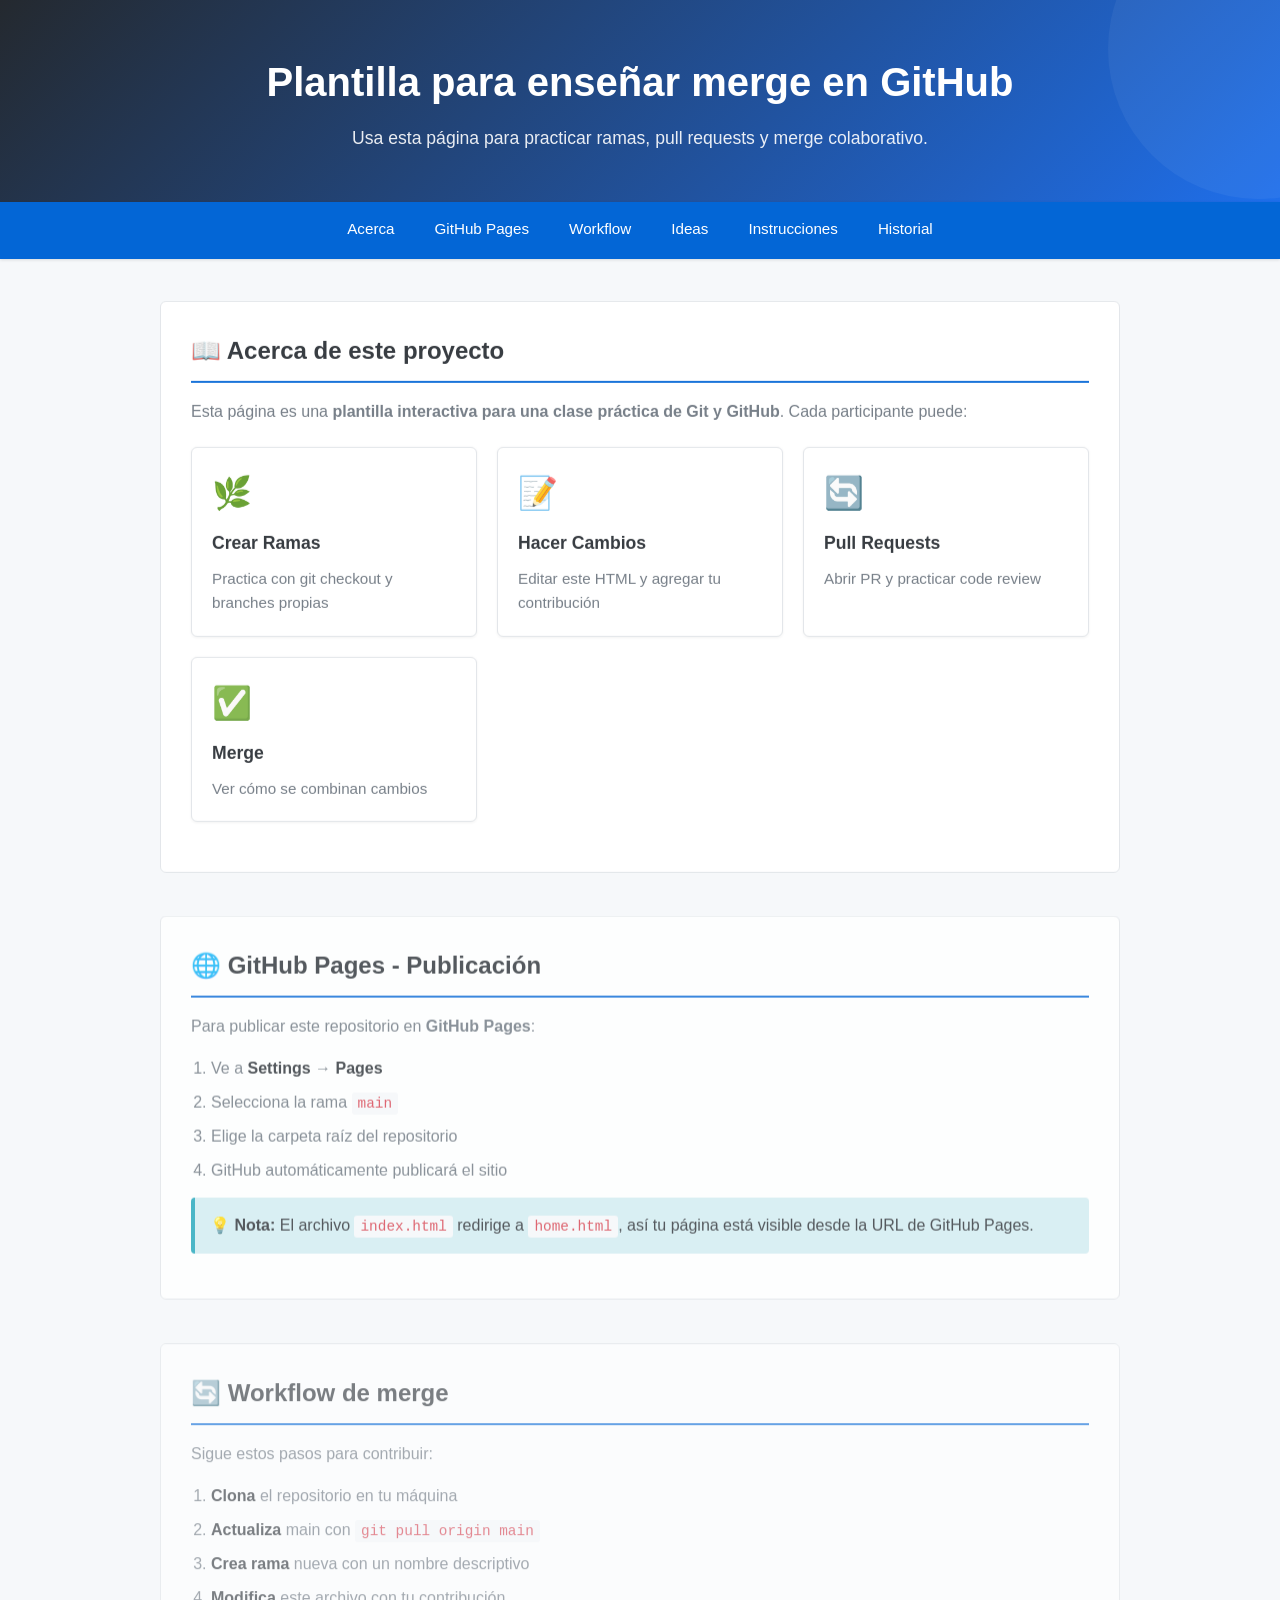
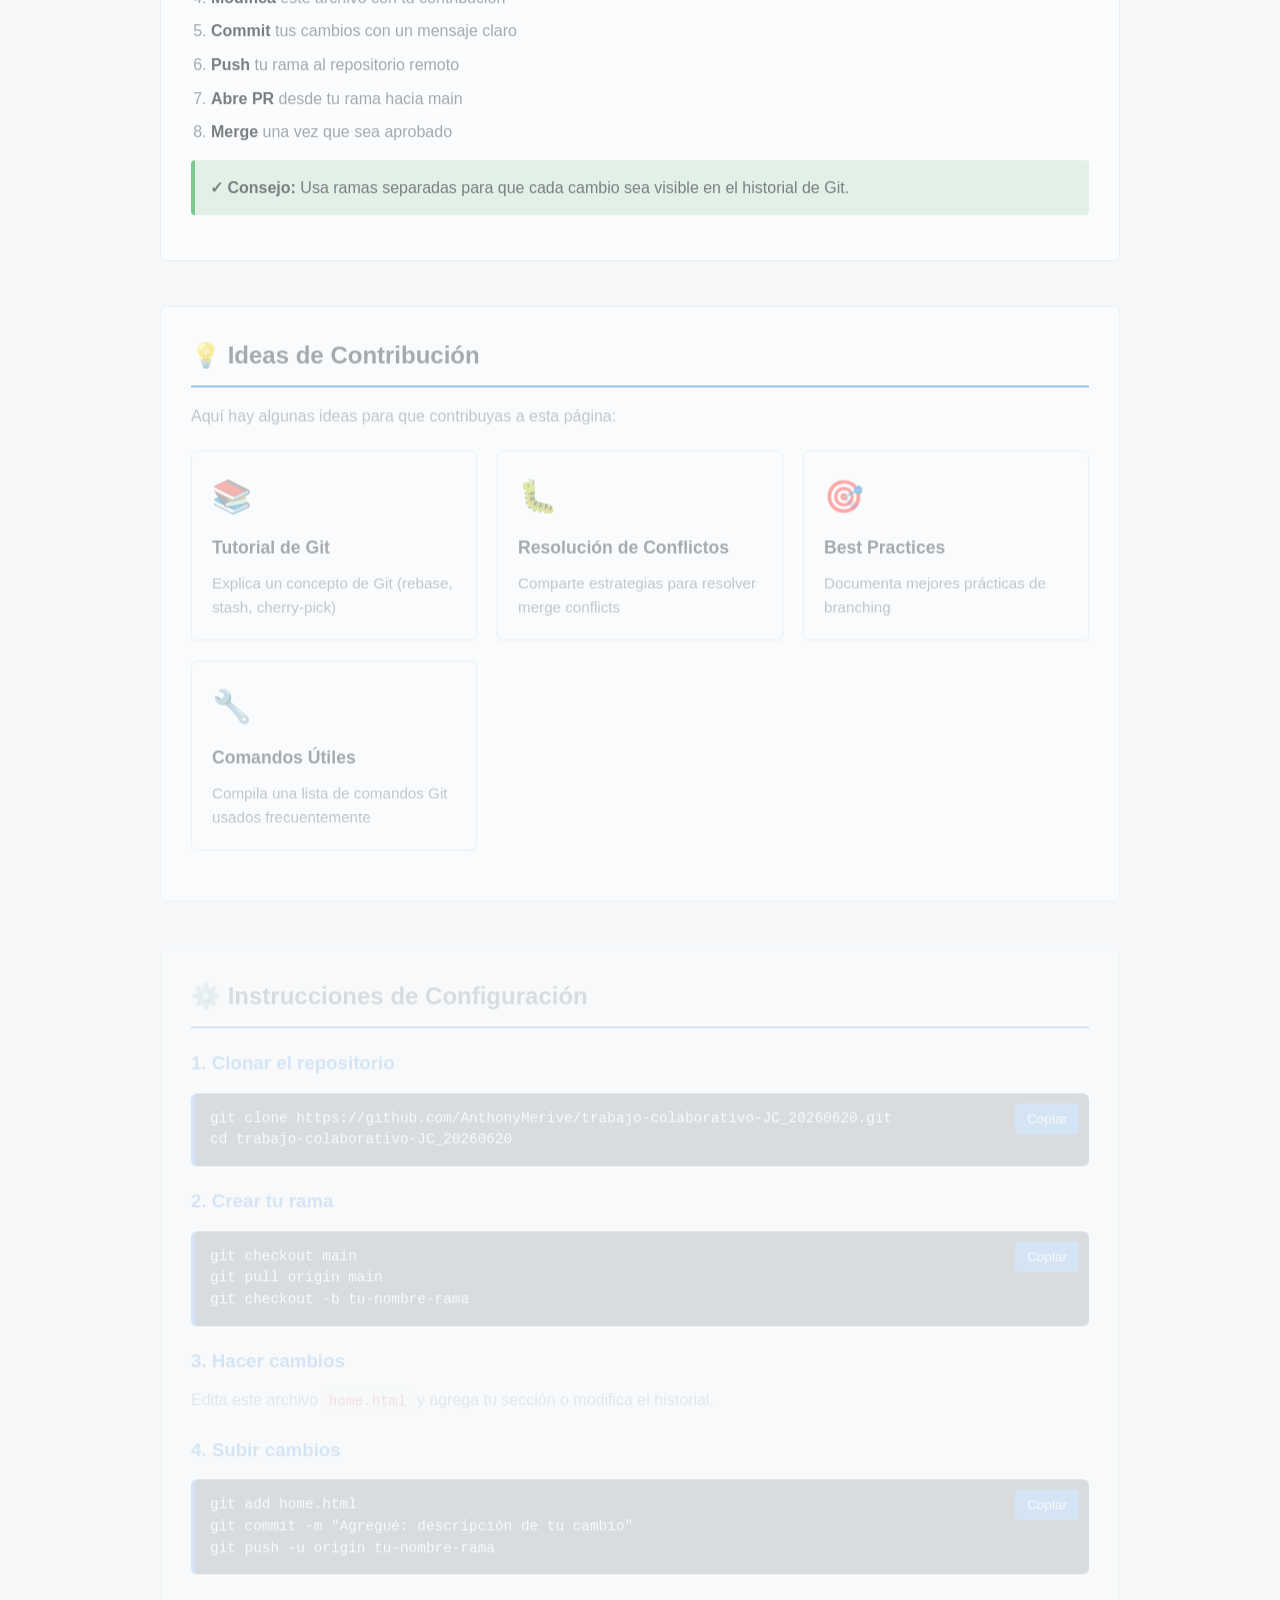
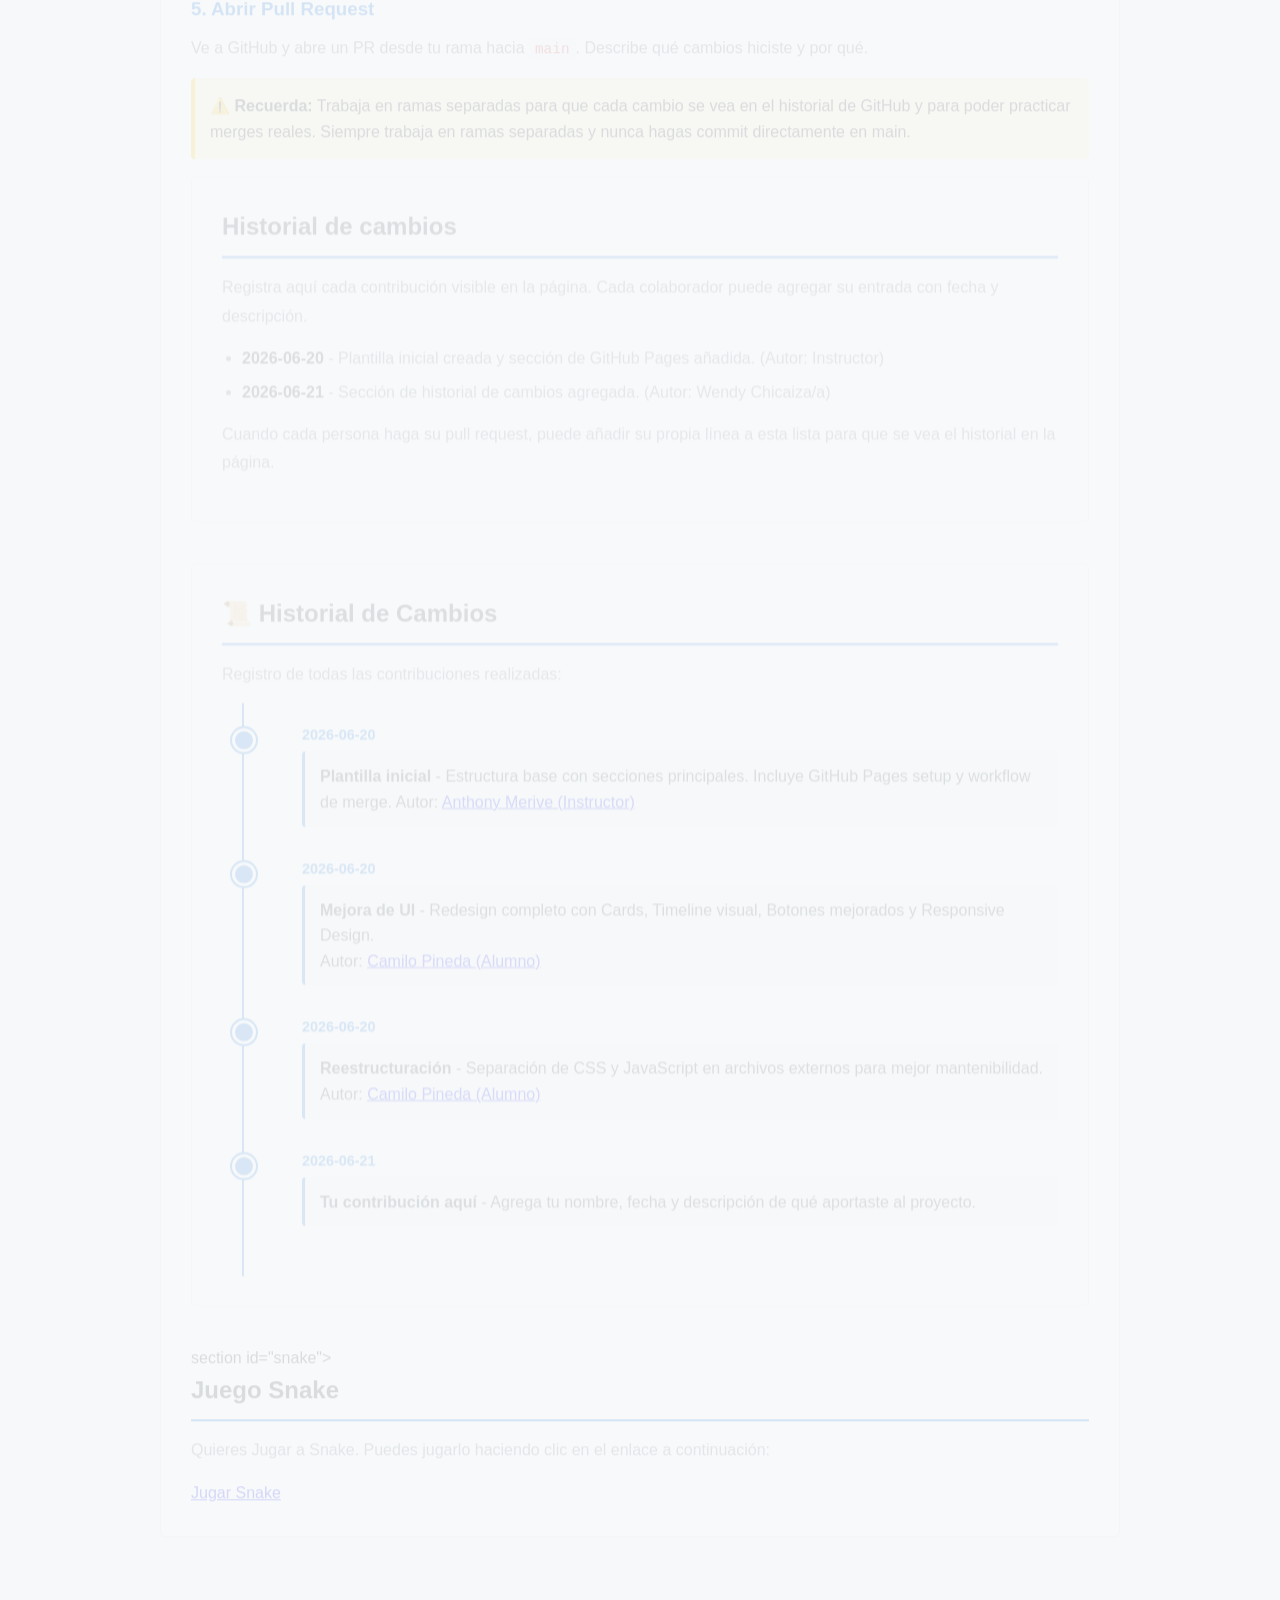
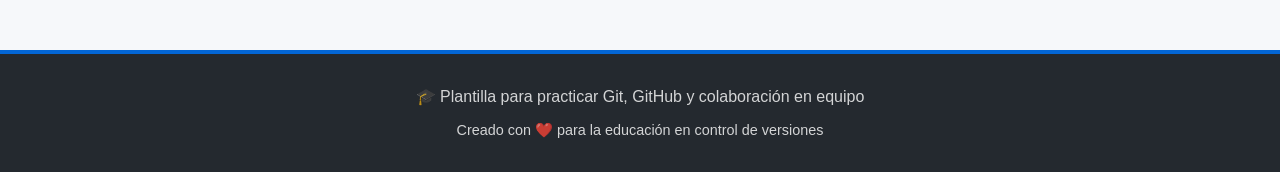
<file: index.html>
<!DOCTYPE html>
<html lang="es">
<head>
    <meta charset="UTF-8" />
    <meta name="viewport" content="width=device-width, initial-scale=1.0" />
    <title>Redirigiendo a home.html</title>
    <meta http-equiv="refresh" content="0; url=home.html" />
</head>
<body>
    <p>Redirigiendo a <a href="home.html">home.html</a>...</p>
</body>
</html>
</file>
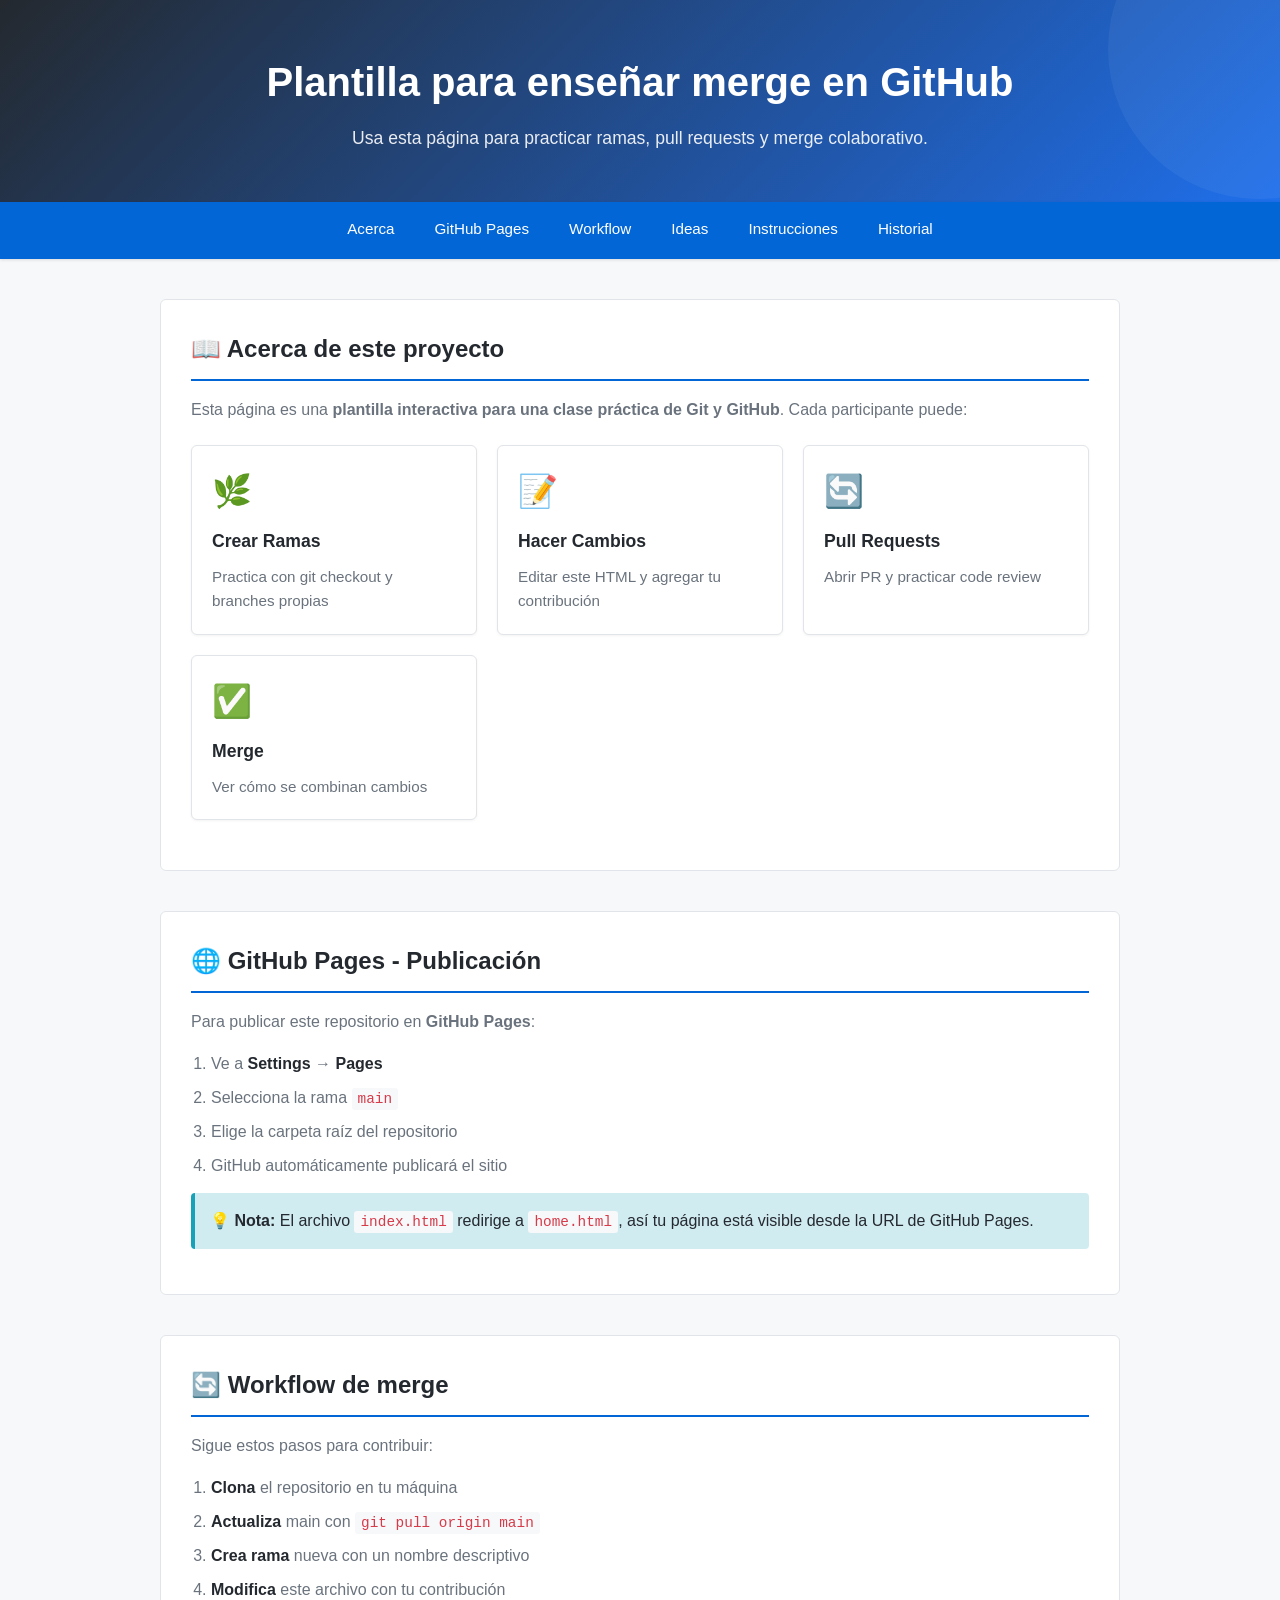
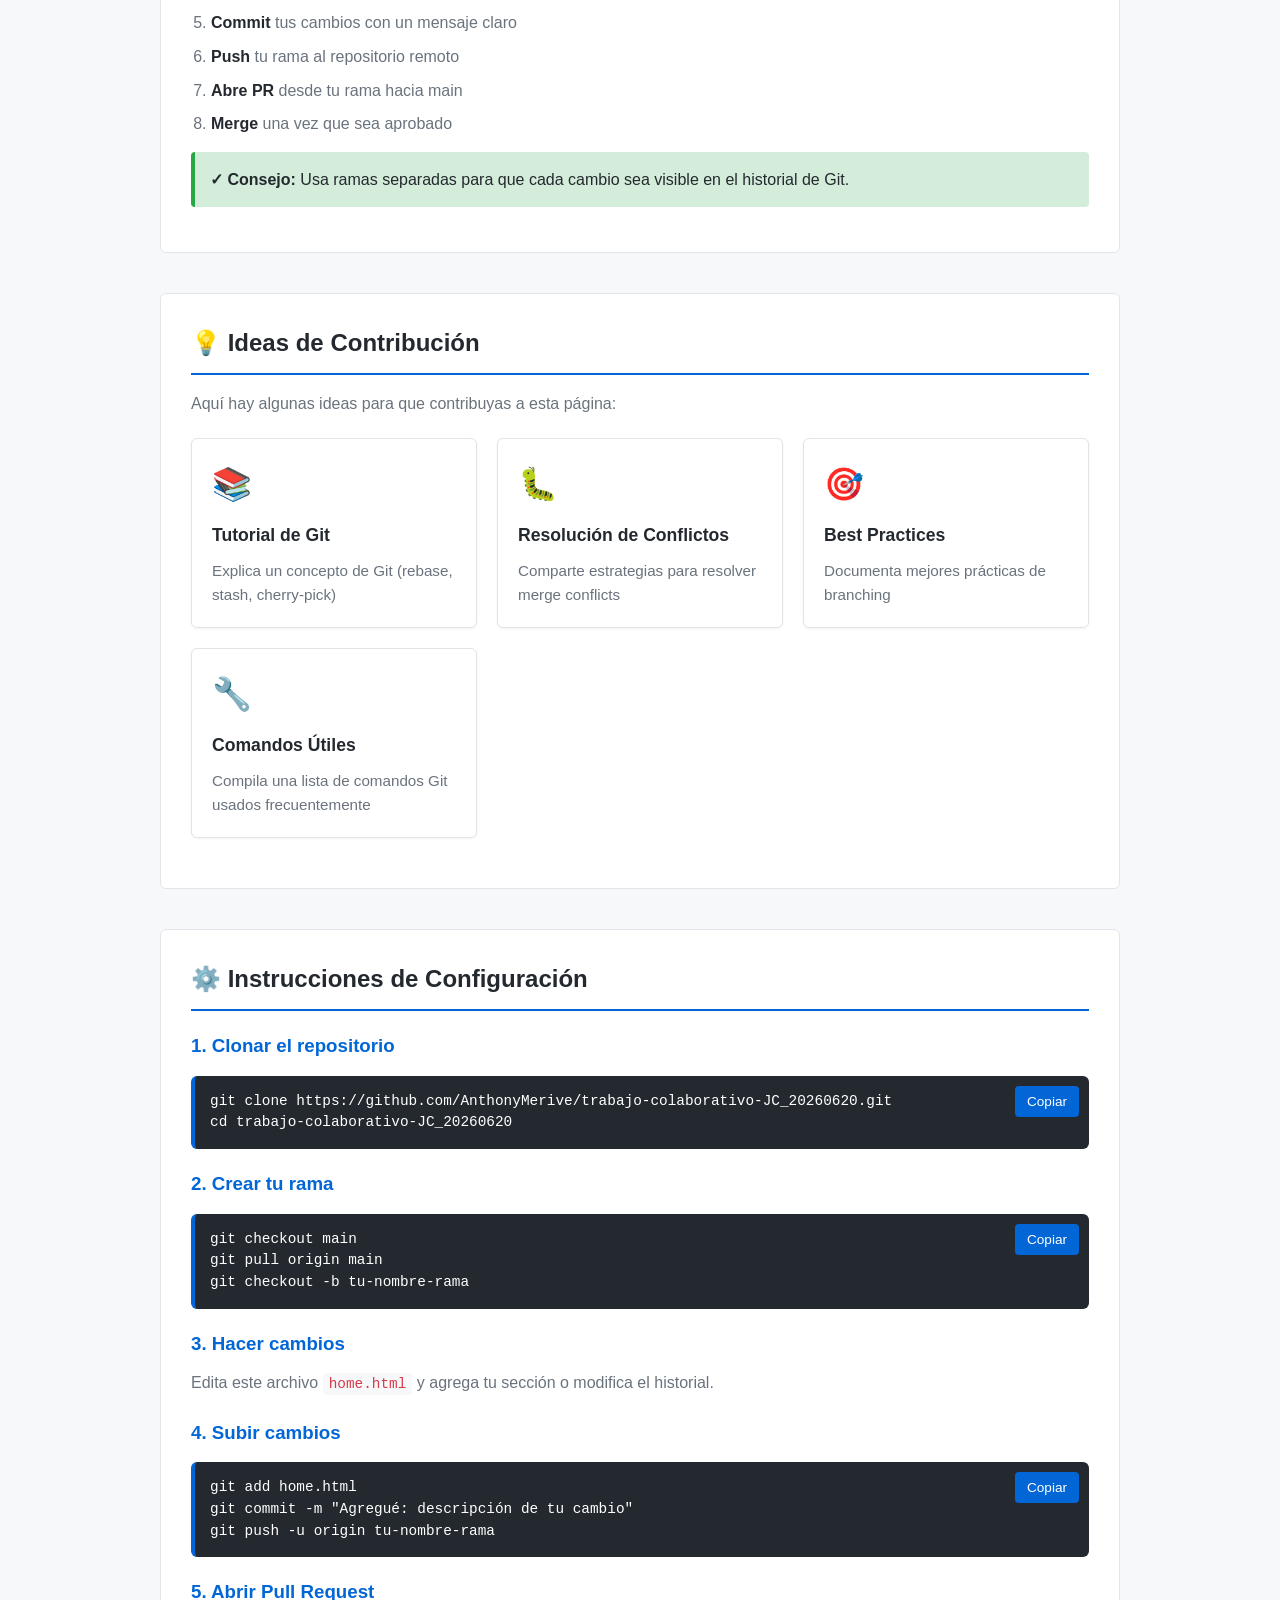
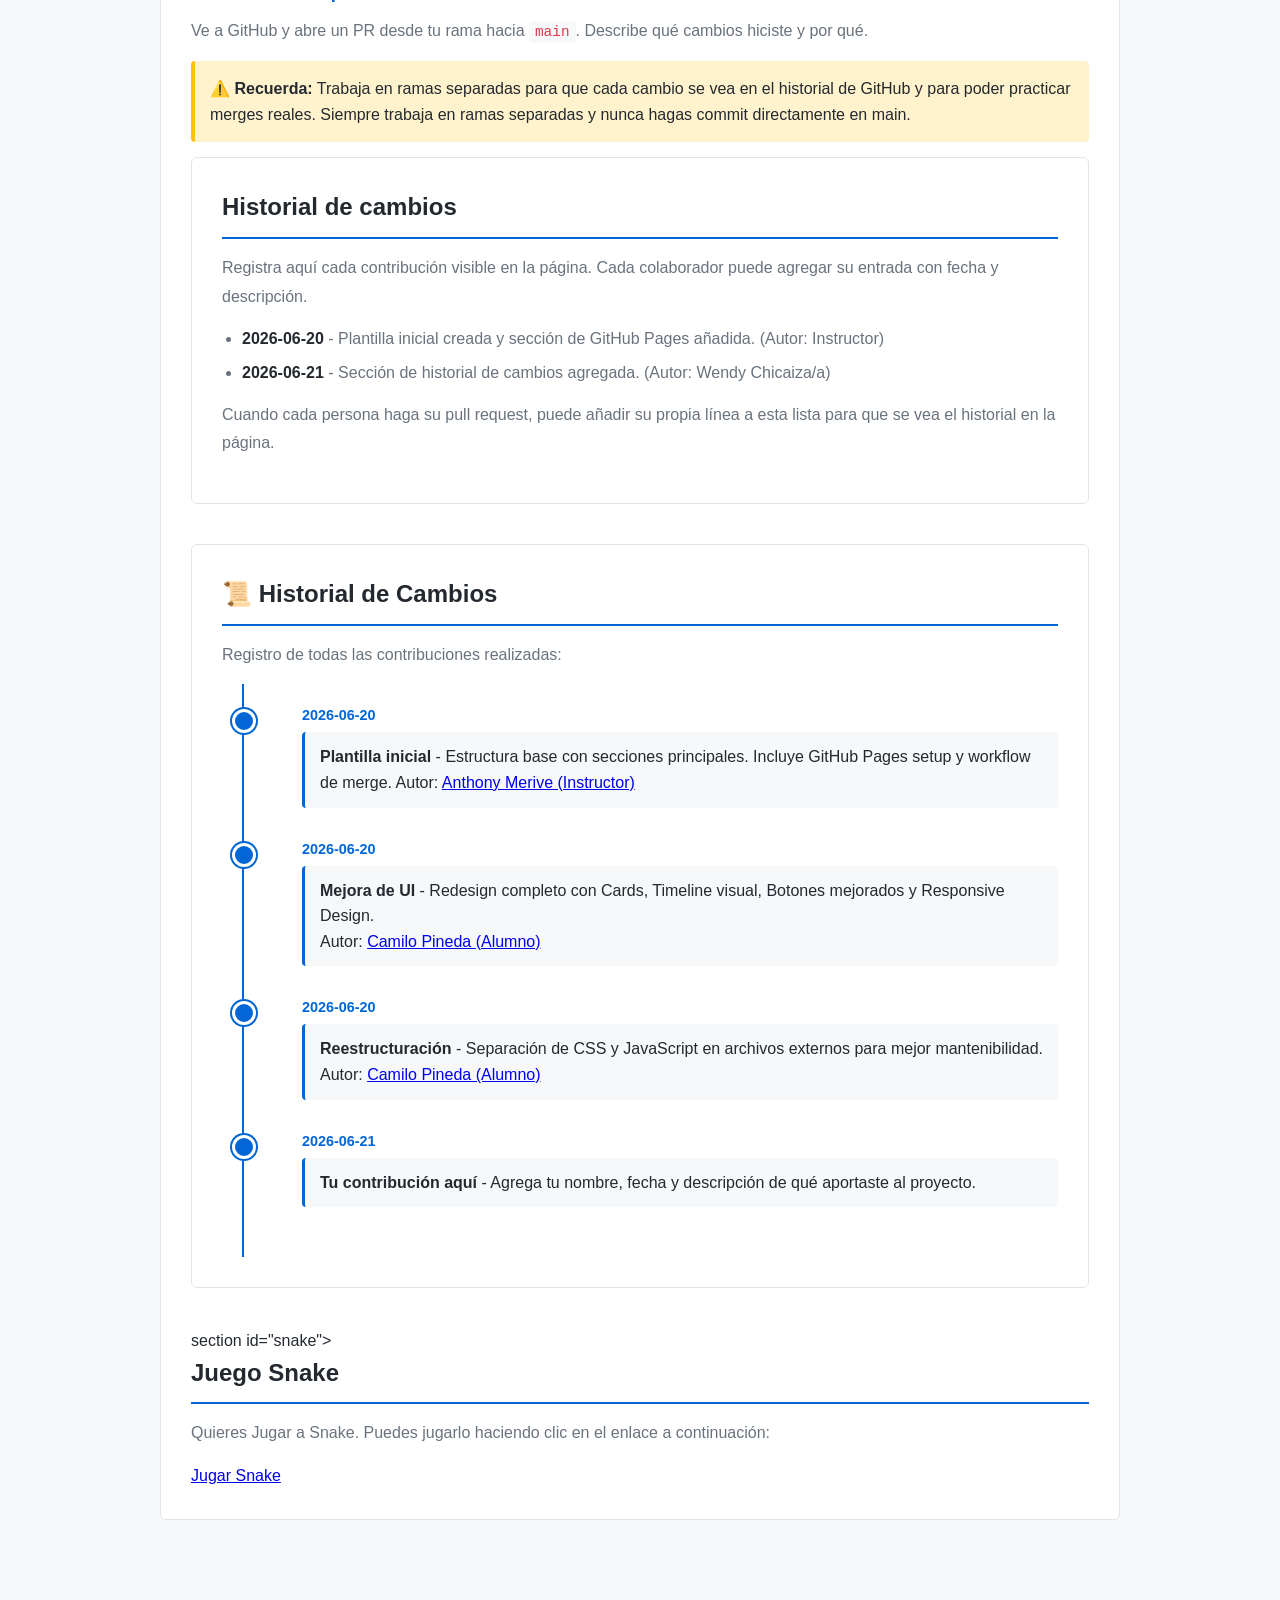
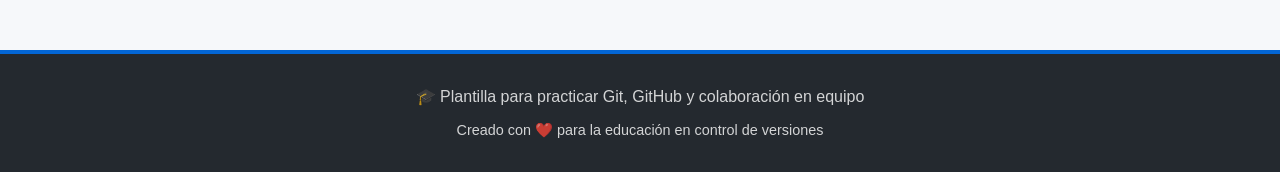
<file: home.html>
<!DOCTYPE html>
<html lang="es">
<head>
    <meta charset="UTF-8" />
    <meta name="viewport" content="width=device-width, initial-scale=1.0" />
    <title>Plantilla de Merge en GitHub</title>
    <link rel="stylesheet" href="styles.css">
</head>
<body>
    <header>
        <h1>Plantilla para enseñar merge en GitHub</h1>
        <p>Usa esta página para practicar ramas, pull requests y merge colaborativo.</p>
    </header>

    <nav>
        <a href="#about">Acerca</a>
        <a href="#github-pages">GitHub Pages</a>
        <a href="#workflow">Workflow</a>
        <a href="#ideas">Ideas</a>
        <a href="#instructions">Instrucciones</a>
        <a href="#history">Historial</a>
    </nav>

    <main>
        <section id="about">
            <h2>📖 Acerca de este proyecto</h2>
            <p>Esta página es una <strong>plantilla interactiva para una clase práctica de Git y GitHub</strong>. Cada participante puede:</p>
            <div class="cards">
                <div class="card">
                    <div class="card-icon">🌿</div>
                    <div class="card-title">Crear Ramas</div>
                    <div class="card-text">Practica con git checkout y branches propias</div>
                </div>
                <div class="card">
                    <div class="card-icon">📝</div>
                    <div class="card-title">Hacer Cambios</div>
                    <div class="card-text">Editar este HTML y agregar tu contribución</div>
                </div>
                <div class="card">
                    <div class="card-icon">🔄</div>
                    <div class="card-title">Pull Requests</div>
                    <div class="card-text">Abrir PR y practicar code review</div>
                </div>
                <div class="card">
                    <div class="card-icon">✅</div>
                    <div class="card-title">Merge</div>
                    <div class="card-text">Ver cómo se combinan cambios</div>
                </div>
            </div>
        </section>

        <section id="github-pages">
            <h2>🌐 GitHub Pages - Publicación</h2>
            <p>Para publicar este repositorio en <strong>GitHub Pages</strong>:</p>
            <ol>
                <li>Ve a <strong>Settings</strong> → <strong>Pages</strong></li>
                <li>Selecciona la rama <code>main</code></li>
                <li>Elige la carpeta raíz del repositorio</li>
                <li>GitHub automáticamente publicará el sitio</li>
            </ol>
            <div class="info-box">
                <strong>💡 Nota:</strong> El archivo <code>index.html</code> redirige a <code>home.html</code>, así tu página está visible desde la URL de GitHub Pages.
            </div>
        </section>

        <section id="workflow">
            <h2>🔄 Workflow de merge</h2>
            <p>Sigue estos pasos para contribuir:</p>
            <ol>
                <li><strong>Clona</strong> el repositorio en tu máquina</li>
                <li><strong>Actualiza</strong> main con <code>git pull origin main</code></li>
                <li><strong>Crea rama</strong> nueva con un nombre descriptivo</li>
                <li><strong>Modifica</strong> este archivo con tu contribución</li>
                <li><strong>Commit</strong> tus cambios con un mensaje claro</li>
                <li><strong>Push</strong> tu rama al repositorio remoto</li>
                <li><strong>Abre PR</strong> desde tu rama hacia main</li>
                <li><strong>Merge</strong> una vez que sea aprobado</li>
            </ol>
            <div class="success-box">
                <strong>✓ Consejo:</strong> Usa ramas separadas para que cada cambio sea visible en el historial de Git.
            </div>
        </section>

        <section id="ideas">
            <h2>💡 Ideas de Contribución</h2>
            <p>Aquí hay algunas ideas para que contribuyas a esta página:</p>
            <div class="cards">
                <div class="card">
                    <div class="card-icon">📚</div>
                    <div class="card-title">Tutorial de Git</div>
                    <div class="card-text">Explica un concepto de Git (rebase, stash, cherry-pick)</div>
                </div>
                <div class="card">
                    <div class="card-icon">🐛</div>
                    <div class="card-title">Resolución de Conflictos</div>
                    <div class="card-text">Comparte estrategias para resolver merge conflicts</div>
                </div>
                <div class="card">
                    <div class="card-icon">🎯</div>
                    <div class="card-title">Best Practices</div>
                    <div class="card-text">Documenta mejores prácticas de branching</div>
                </div>
                <div class="card">
                    <div class="card-icon">🔧</div>
                    <div class="card-title">Comandos Útiles</div>
                    <div class="card-text">Compila una lista de comandos Git usados frecuentemente</div>
                </div>
            </div>
        </section>

        <section id="instructions">
            <h2>⚙️ Instrucciones de Configuración</h2>
            <h3>1. Clonar el repositorio</h3>
            <pre><code>git clone https://github.com/AnthonyMerive/trabajo-colaborativo-JC_20260620.git
cd trabajo-colaborativo-JC_20260620</code></pre>

            <h3>2. Crear tu rama</h3>
            <pre><code>git checkout main
git pull origin main
git checkout -b tu-nombre-rama</code></pre>

            <h3>3. Hacer cambios</h3>
            <p>Edita este archivo <code>home.html</code> y agrega tu sección o modifica el historial.</p>

            <h3>4. Subir cambios</h3>
            <pre><code>git add home.html
git commit -m "Agregué: descripción de tu cambio"
git push -u origin tu-nombre-rama</code></pre>

            <h3>5. Abrir Pull Request</h3>
            <p>Ve a GitHub y abre un PR desde tu rama hacia <code>main</code>. Describe qué cambios hiciste y por qué.</p>

            <div class="highlight">
                <strong>⚠️ Recuerda:</strong> Trabaja en ramas separadas para que cada cambio se vea en el historial de GitHub y para poder practicar merges reales. Siempre trabaja en ramas separadas y nunca hagas commit directamente en main.
            </div>
        <section id="history">
            <h2>Historial de cambios</h2>
            <p>Registra aquí cada contribución visible en la página. Cada colaborador puede agregar su entrada con fecha y descripción.</p>
            <ul>
                <li><strong>2026-06-20</strong> - Plantilla inicial creada y sección de GitHub Pages añadida. (Autor: Instructor)</li>
                <li><strong>2026-06-21</strong> - Sección de historial de cambios agregada. (Autor: Wendy Chicaiza/a)</li>
            </ul>
            <p>Cuando cada persona haga su pull request, puede añadir su propia línea a esta lista para que se vea el historial en la página.</p>
        </section>

        <section id="history">
            <h2>📜 Historial de Cambios</h2>
            <p>Registro de todas las contribuciones realizadas:</p>
            <div class="timeline">
                <div class="timeline-item">
                    <div class="timeline-date">2026-06-20</div>
                    <div class="timeline-content">
                        <strong>Plantilla inicial</strong> - Estructura base con secciones principales. Incluye GitHub Pages setup y workflow de merge. Autor: <a href="https://github.com/AnthonyMerive" target="_blank">Anthony Merive (Instructor)</a>
                    </div> 
                </div>
                <div class="timeline-item">
                    <div class="timeline-date">2026-06-20</div>
                    <div class="timeline-content">
                        <strong>Mejora de UI</strong> - Redesign completo con Cards, Timeline visual, Botones mejorados y Responsive Design. <br>
                        Autor: <a href="https://github.com/Kmlozmz" target="_blank">Camilo Pineda (Alumno)</a>
                    </div>
                </div>
                <div class="timeline-item">
                    <div class="timeline-date">2026-06-20</div>
                    <div class="timeline-content">
                        <strong>Reestructuración</strong> - Separación de CSS y JavaScript en archivos externos para mejor mantenibilidad. <br>
                        Autor: <a href="https://github.com/Kmlozmz" target="_blank">Camilo Pineda (Alumno)</a>
                    </div>
                </div>
                <div class="timeline-item">
                    <div class="timeline-date">2026-06-21</div>
                    <div class="timeline-content">
                        <strong>Tu contribución aquí</strong> - Agrega tu nombre, fecha y descripción de qué aportaste al proyecto.
                    </div>
                </div>
            </div>
        </section>
        section id="snake">
            <h2>Juego Snake</h2>
            <p>Quieres Jugar a Snake. Puedes jugarlo haciendo clic en el enlace a continuación:</p>
            <a href="snake.html" target="_blank">Jugar Snake</a>
    </main>

    <footer>
        <p>🎓 Plantilla para practicar Git, GitHub y colaboración en equipo</p>
        <p style="font-size: 0.9rem; margin-top: 10px;">Creado con ❤️ para la educación en control de versiones</p>
    </footer>

    <script src="main.js"></script>
</body>
</html>
</file>
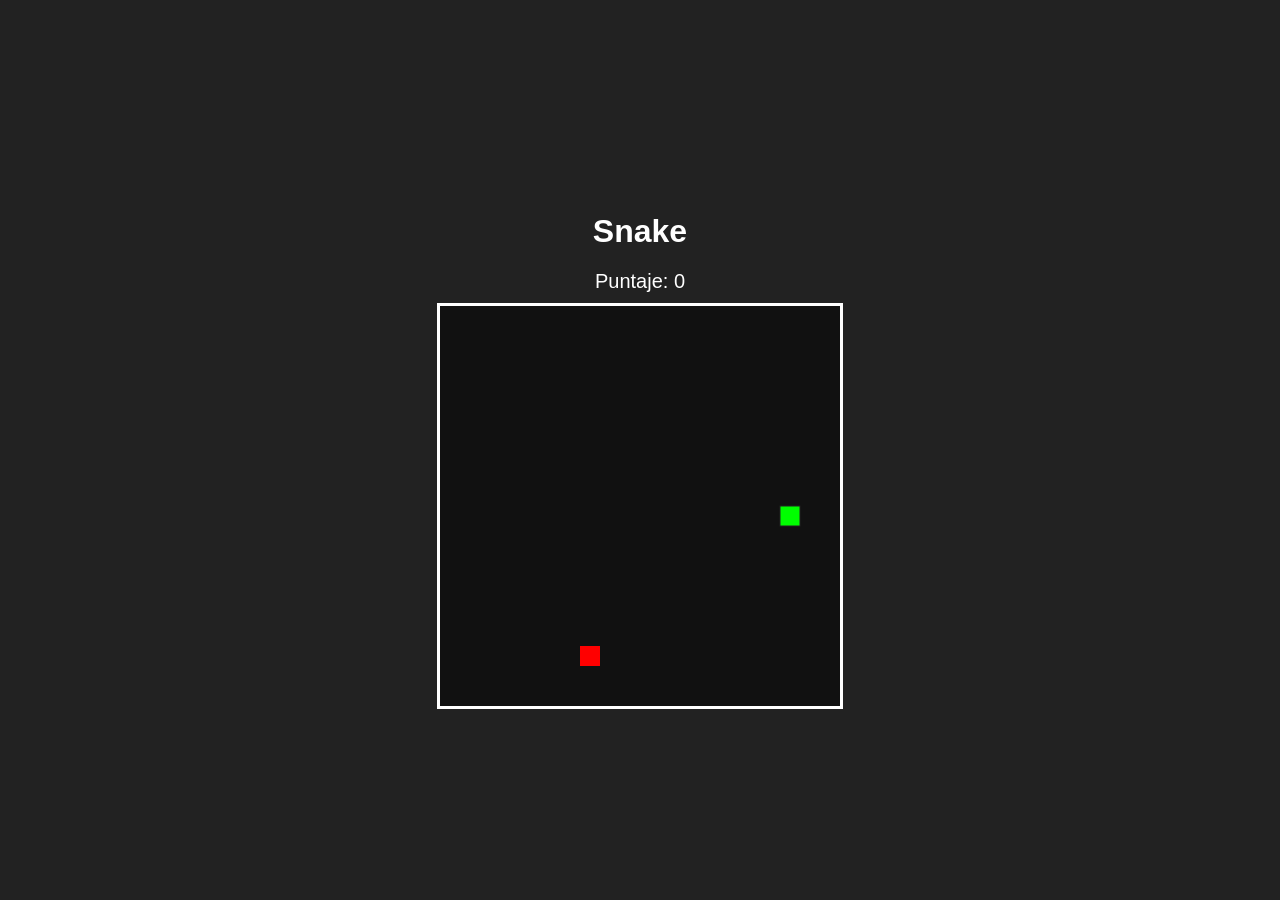
<file: snake.html>
<!DOCTYPE html>
<html lang="es">
<head>
<meta charset="UTF-8">
<meta name="viewport" content="width=device-width, initial-scale=1.0">
<title>Snake</title>

<style>
body{
    margin:0;
    display:flex;
    justify-content:center;
    align-items:center;
    flex-direction:column;
    height:100vh;
    background:#222;
    color:white;
    font-family:Arial, sans-serif;
}

canvas{
    background:#111;
    border:3px solid white;
}

h1{
    margin-bottom:10px;
}

#score{
    margin:10px;
    font-size:20px;
}
</style>
</head>
<body>

<h1>Snake</h1>
<div id="score">Puntaje: 0</div>
<canvas id="game" width="400" height="400"></canvas>

<script>
const canvas = document.getElementById("game");
const ctx = canvas.getContext("2d");

const box = 20;
const rows = canvas.width / box;

let snake = [
    {x: 10, y: 10}
];

let direction = "RIGHT";

let food = {
    x: Math.floor(Math.random() * rows),
    y: Math.floor(Math.random() * rows)
};

let score = 0;

document.addEventListener("keydown", changeDirection);

function changeDirection(event){
    const key = event.key;

    if((key === "ArrowLeft" || key === "a") && direction !== "RIGHT")
        direction = "LEFT";

    if((key === "ArrowUp" || key === "w") && direction !== "DOWN")
        direction = "UP";

    if((key === "ArrowRight" || key === "d") && direction !== "LEFT")
        direction = "RIGHT";

    if((key === "ArrowDown" || key === "s") && direction !== "UP")
        direction = "DOWN";
}

function draw(){

    ctx.fillStyle = "#111";
    ctx.fillRect(0,0,canvas.width,canvas.height);

    
    ctx.fillStyle = "red";
    ctx.fillRect(food.x * box, food.y * box, box, box);

    
    for(let i=0;i<snake.length;i++){
        ctx.fillStyle = i === 0 ? "lime" : "green";
        ctx.fillRect(
            snake[i].x * box,
            snake[i].y * box,
            box,
            box
        );

        ctx.strokeStyle = "#222";
        ctx.strokeRect(
            snake[i].x * box,
            snake[i].y * box,
            box,
            box
        );
    }

    let headX = snake[0].x;
    let headY = snake[0].y;

    if(direction === "LEFT") headX--;
    if(direction === "UP") headY--;
    if(direction === "RIGHT") headX++;
    if(direction === "DOWN") headY++;

    
    if(headX === food.x && headY === food.y){
        score++;
        document.getElementById("score").textContent =
            "Puntaje: " + score;

        food = {
            x: Math.floor(Math.random() * rows),
            y: Math.floor(Math.random() * rows)
        };
    }else{
        snake.pop();
    }

    const newHead = {
        x: headX,
        y: headY
    };

    
    if(
        headX < 0 ||
        headY < 0 ||
        headX >= rows ||
        headY >= rows ||
        collision(newHead, snake)
    ){
        clearInterval(game);
        alert("¡Game Over! Puntaje: " + score);
        location.reload();
    }

    snake.unshift(newHead);
}

function collision(head, body){
    for(let i=0;i<body.length;i++){
        if(head.x === body[i].x &&
           head.y === body[i].y){
            return true;
        }
    }
    return false;
}

const game = setInterval(draw, 120);
</script>

</body>
</html>
</file>
<file: styles.css>
* {
    margin: 0;
    padding: 0;
    box-sizing: border-box;
}

:root {
    --primary: #0366d6;
    --primary-dark: #24292f;
    --success: #28a745;
    --warning: #ffc107;
    --light: #f6f8fa;
    --border: #e1e4e8;
    --text: #24292f;
    --text-secondary: #6a737d;
}

body {
    font-family: -apple-system, BlinkMacSystemFont, 'Segoe UI', Helvetica, Arial, sans-serif;
    line-height: 1.6;
    color: var(--text);
    background: var(--light);
}

/* =============== HEADER =============== */
header {
    background: linear-gradient(135deg, var(--primary-dark) 0%, #1f6feb 100%);
    color: #fff;
    padding: 50px 20px;
    text-align: center;
    box-shadow: 0 2px 8px rgba(0, 0, 0, 0.1);
    position: relative;
    overflow: hidden;
}

header::before {
    content: '';
    position: absolute;
    top: -50%;
    right: -10%;
    width: 300px;
    height: 300px;
    background: rgba(255, 255, 255, 0.05);
    border-radius: 50%;
}

header h1 {
    font-size: 2.5rem;
    margin-bottom: 10px;
    position: relative;
    z-index: 1;
}

header p {
    font-size: 1.1rem;
    opacity: 0.9;
    position: relative;
    z-index: 1;
}

/* =============== NAV =============== */
nav {
    background: var(--primary);
    padding: 0;
    display: flex;
    justify-content: center;
    flex-wrap: wrap;
    box-shadow: 0 1px 3px rgba(0, 0, 0, 0.12);
    position: sticky;
    top: 0;
    z-index: 100;
}

nav a {
    color: #fff;
    padding: 15px 20px;
    text-decoration: none;
    transition: background 0.3s ease;
    display: inline-block;
    border-bottom: 3px solid transparent;
    font-weight: 500;
    font-size: 0.95rem;
}

nav a:hover {
    background: rgba(255, 255, 255, 0.2);
    border-bottom-color: #fff;
}

/* =============== MAIN =============== */
main {
    max-width: 1000px;
    margin: 0 auto;
    padding: 40px 20px;
}

section {
    margin-bottom: 40px;
    background: #fff;
    padding: 30px;
    border-radius: 6px;
    border: 1px solid var(--border);
    transition: box-shadow 0.3s ease;
    opacity: 0;
    animation: fadeIn 0.6s ease-out forwards;
}

section:hover {
    box-shadow: 0 3px 12px rgba(0, 0, 0, 0.08);
}

section h2 {
    color: var(--primary-dark);
    margin-bottom: 15px;
    font-size: 1.5rem;
    border-bottom: 2px solid var(--primary);
    padding-bottom: 10px;
}

section h3 {
    color: var(--primary);
    margin-top: 20px;
    margin-bottom: 10px;
}

section p {
    margin-bottom: 15px;
    color: var(--text-secondary);
    line-height: 1.8;
}

code {
    background: #f6f8fa;
    padding: 3px 6px;
    border-radius: 3px;
    font-family: 'Courier New', monospace;
    font-size: 0.9em;
    color: #d73a49;
}

pre {
    background: var(--primary-dark);
    color: #fff;
    padding: 15px;
    overflow-x: auto;
    border-radius: 6px;
    margin: 15px 0;
    line-height: 1.5;
    border-left: 4px solid var(--primary);
    position: relative;
}

pre code {
    background: none;
    padding: 0;
    color: inherit;
}

ol, ul {
    margin-left: 20px;
    margin-bottom: 15px;
}

li {
    margin-bottom: 8px;
    color: var(--text-secondary);
}

li strong {
    color: var(--text);
}

/* =============== LÍNEA DE TIEMPO =============== */
.timeline {
    position: relative;
    padding: 20px 0;
}

.timeline::before {
    content: '';
    position: absolute;
    left: 20px;
    top: 0;
    bottom: 0;
    width: 2px;
    background: var(--primary);
}

.timeline-item {
    margin-left: 80px;
    margin-bottom: 30px;
    position: relative;
}

.timeline-item::before {
    content: '';
    position: absolute;
    left: -70px;
    top: 5px;
    width: 18px;
    height: 18px;
    background: var(--primary);
    border-radius: 50%;
    border: 3px solid #fff;
    box-shadow: 0 0 0 2px var(--primary);
}

.timeline-date {
    font-weight: 600;
    color: var(--primary);
    font-size: 0.9rem;
    margin-bottom: 5px;
}

.timeline-content {
    background: var(--light);
    padding: 12px 15px;
    border-radius: 4px;
    border-left: 3px solid var(--primary);
}

/* =============== CARDS =============== */
.cards {
    display: grid;
    grid-template-columns: repeat(auto-fit, minmax(260px, 1fr));
    gap: 20px;
    margin: 20px 0;
}

.card {
    background: #fff;
    border: 1px solid var(--border);
    border-radius: 6px;
    padding: 20px;
    transition: all 0.3s ease;
    box-shadow: 0 1px 3px rgba(0, 0, 0, 0.05);
}

.card:hover {
    box-shadow: 0 6px 20px rgba(0, 0, 0, 0.1);
    transform: translateY(-4px);
}

.card-icon {
    font-size: 2rem;
    margin-bottom: 10px;
}

.card-title {
    font-size: 1.1rem;
    font-weight: 600;
    color: var(--primary-dark);
    margin-bottom: 10px;
}

.card-text {
    color: var(--text-secondary);
    font-size: 0.95rem;
    line-height: 1.6;
}

/* =============== INFO BOXES =============== */
.info-box {
    background: #d1ecf1;
    padding: 15px;
    border-left: 4px solid #17a2b8;
    border-radius: 4px;
    margin: 15px 0;
}

.success-box {
    background: #d4edda;
    padding: 15px;
    border-left: 4px solid var(--success);
    border-radius: 4px;
    margin: 15px 0;
}

.highlight {
    background: #fff3cd;
    padding: 15px;
    border-left: 4px solid var(--warning);
    border-radius: 4px;
    margin: 15px 0;
}

/* =============== FOOTER =============== */
footer {
    background: var(--primary-dark);
    color: #fff;
    text-align: center;
    padding: 30px 20px;
    margin-top: 50px;
    border-top: 4px solid var(--primary);
}

footer p {
    margin: 0;
    opacity: 0.8;
}

/* =============== BOTÓN DE COPIA=============== */
.copy-btn {
    position: absolute;
    top: 10px;
    right: 10px;
    background: var(--primary);
    color: white;
    border: none;
    padding: 8px 12px;
    border-radius: 4px;
    cursor: pointer;
    font-size: 0.85rem;
    transition: background 0.3s ease;
}

.copy-btn:hover {
    background: #0256c7;
}

/* =============== ANIMACIONES =============== */
@keyframes fadeIn {
    from {
        opacity: 0;
        transform: translateY(20px);
    }
    to {
        opacity: 1;
        transform: translateY(0);
    }
}

/* Animación de carga escalonada */
section:nth-child(1) { animation-delay: 0s; }
section:nth-child(2) { animation-delay: 0.1s; }
section:nth-child(3) { animation-delay: 0.2s; }
section:nth-child(4) { animation-delay: 0.3s; }
section:nth-child(5) { animation-delay: 0.4s; }
section:nth-child(6) { animation-delay: 0.5s; }

/* =============== RESPONSIVE =============== */
@media (max-width: 768px) {
    header h1 {
        font-size: 1.8rem;
    }

    header p {
        font-size: 1rem;
    }

    nav a {
        border-bottom: none;
        border-left: 3px solid transparent;
        padding: 12px 15px;
    }

    nav a:hover {
        border-left-color: #fff;
    }

    section {
        padding: 20px;
    }

    section h2 {
        font-size: 1.2rem;
    }

    main {
        padding: 20px 15px;
    }

    .timeline::before {
        left: 10px;
    }

    .timeline-item {
        margin-left: 50px;
    }

    .timeline-item::before {
        left: -38px;
    }

    .cards {
        grid-template-columns: 1fr;
    }
}

@media (max-width: 480px) {
    body {
        font-size: 0.95rem;
    }

    header {
        padding: 30px 15px;
    }

    header h1 {
        font-size: 1.5rem;
    }

    nav a {
        padding: 10px;
        font-size: 0.9rem;
    }

    pre {
        font-size: 0.85rem;
    }
}
</file>
